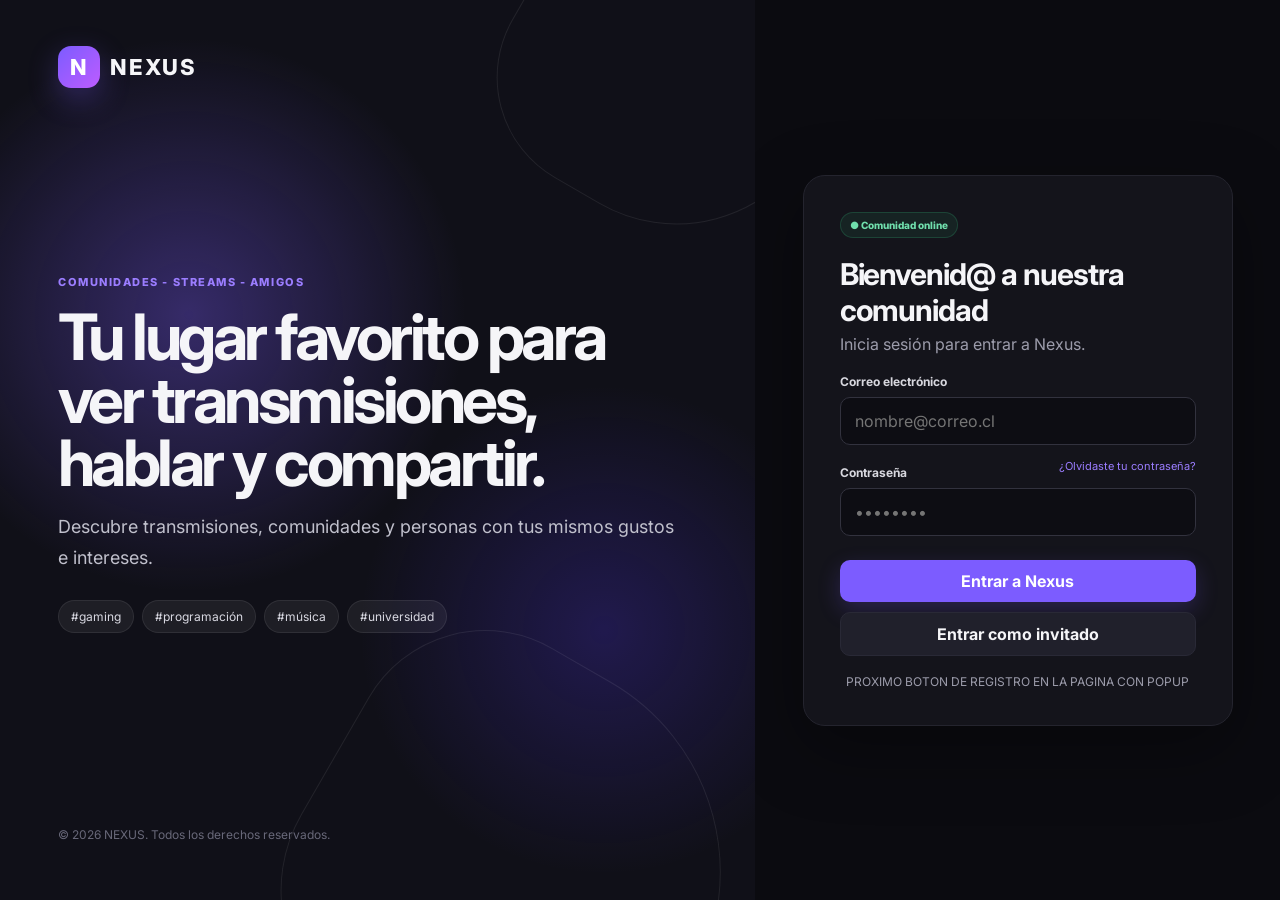
<file: index.html>
<!doctype html>
<html lang="es">
  <head>
    <meta charset="UTF-8" />

    <meta name="viewport" content="width=device-width, initial-scale=1.0" />

    <title>Nexus | Inicio sesión</title>

    <!-- Conexión con Google Fonts -->
    <link rel="preconnect" href="https://fonts.googleapis.com" />

    <link rel="preconnect" href="https://fonts.gstatic.com" crossorigin />

    <!-- Fuentes Inter y Orbitron -->
    <link
      href="https://fonts.googleapis.com/css2?family=Inter:wght@400;500;600;700;800&family=Orbitron:wght@700;800&display=swap"
      rel="stylesheet"
    />

    <!-- Archivo CSS -->
    <link rel="stylesheet" href="css/style.css" />
  </head>

  <body class="cuerpo-inicio-sesion">
    <main class="diseno-inicio-sesion">
      <!-- Panel izquierdo -->
      <section class="promocion-inicio-sesion">
        <!-- Logo Nexus -->
        <a class="marca marca-grande" href="index.html">
          <span class="simbolo-marca"> N </span>

          <span> NEXUS </span>
        </a>

        <!-- Texto promocional -->
        <div class="texto-promocion">
          <span class="subtitulo"> COMUNIDADES - STREAMS - AMIGOS </span>

          <h1>Tu lugar favorito para ver transmisiones, hablar y compartir.</h1>

          <p>
            Descubre transmisiones, comunidades y personas con tus mismos gustos
            e intereses.
          </p>

          <!-- Etiquetas -->
          <div class="etiquetas-promocion">
            <span>#gaming</span>

            <span>#programación</span>

            <span>#música</span>

            <span>#universidad</span>
          </div>
        </div>

        <!-- Pie o footer -->
        <p class="pie-inicio-sesion">
          © 2026 NEXUS. Todos los derechos reservados.
        </p>
      </section>

      <!-- Panel derecho -->
      <section class="panel-inicio-sesion">
        <form class="tarjeta-inicio-sesion" id="formularioInicioSesion">
          <!-- Logo para versión móvil -->
          <div class="marca-movil">
            <span class="simbolo-marca"> N </span>

            <span> NEXUS </span>
          </div>

          <!-- Indicador  -->
          <span class="indicador-estado"> ● Comunidad online </span>

          <h2>Bienvenid@ a nuestra comunidad</h2>

          <p class="atenuado">Inicia sesión para entrar a Nexus.</p>

          <!-- Correo -->
          <label for="correo"> Correo electrónico </label>

          <input
            id="correo"
            type="email"
            placeholder="nombre@correo.cl"
            required
          />

          <!-- Contraseña -->
          <div class="fila-etiqueta">
            <label for="contrasena"> Contraseña </label>

            <a href="#"> ¿Olvidaste tu contraseña? </a>
          </div>

          <input
            id="contrasena"
            type="password"
            placeholder="••••••••"
            minlength="4"
            required
          />

          <!-- Botón iniciar sesión -->
          <button
            class="boton boton-primario boton-bloque"
            type="submit"
            id="botonIniciarSesion"
          >
            Entrar a Nexus
          </button>

          <!-- Botón invitado -->
          <button
            class="boton boton-secundario boton-bloque"
            type="button"
            id="botonInvitado"
          >
            Entrar como invitado
          </button>

          <p class="pequeno atenuado centrado">
            PROXIMO BOTON DE REGISTRO EN LA PAGINA CON POPUP
          </p>
        </form>
      </section>
    </main>
    <script src="js/app.js"></script>
  </body>
</html>
</file>
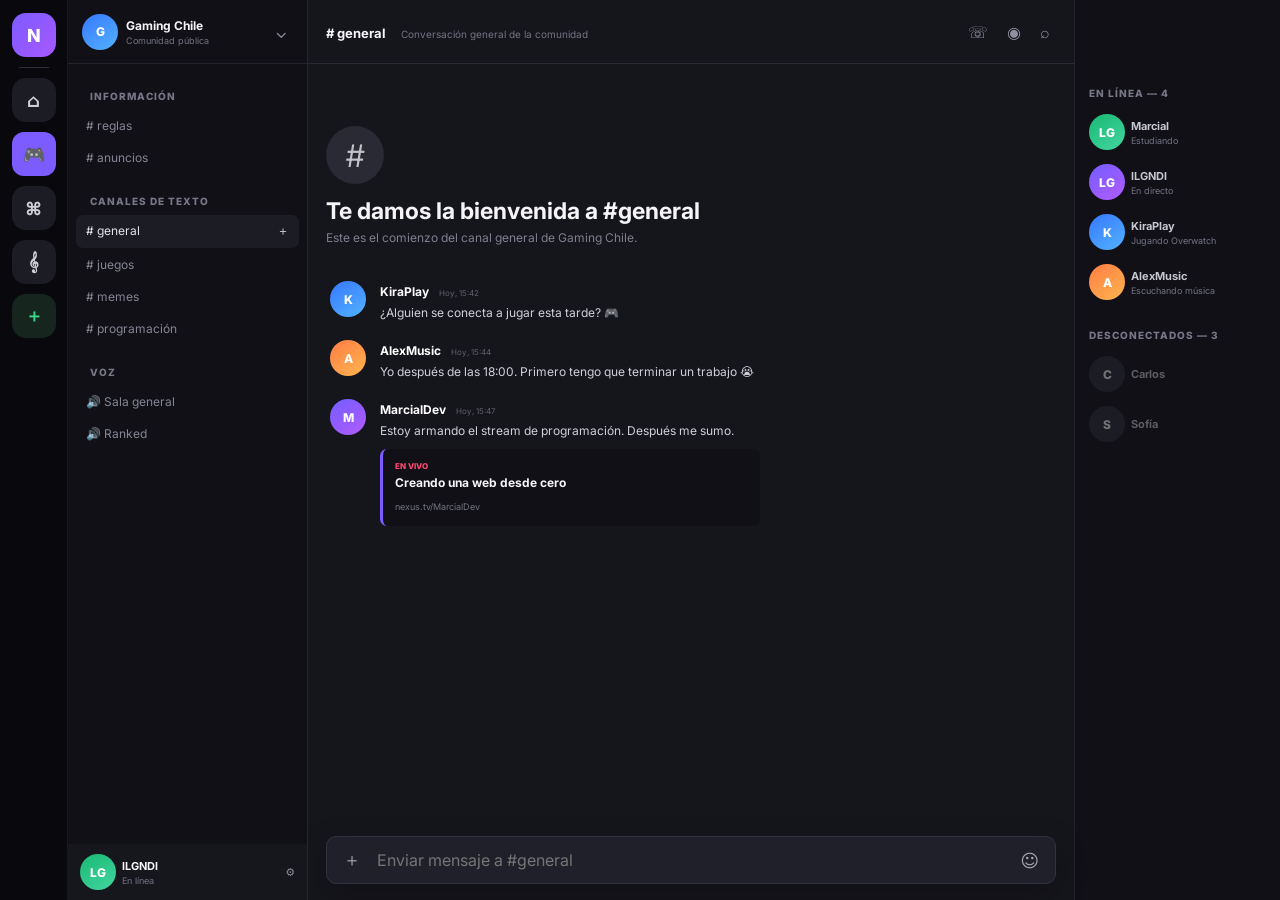
<file: pages/comunidad.html>
<!doctype html>
<html lang="en">
  <head>
    <meta charset="UTF-8" />
    <meta name="viewport" content="width=device-width, initial-scale=1.0" />
    <title>Nexus | Comunidad</title>
    <link href="https://fonts.googleapis.com" rel="preconnect" />
    <link crossorigin="" href="https://fonts.gstatic.com" rel="preconnect" />
    <link
      href="https://fonts.googleapis.com/css2?family=Inter:wght@400;500;600;700;800&amp;display=swap"
      rel="stylesheet"
    />
    <link href="../css/style.css" rel="stylesheet" />
  </head>
  <body class="cuerpo-comunidad">
    <!-- Barra de servidores y accesos rápidos -->
    <aside class="barra-servidores">
      <a class="logo-servidor" href="principal.html"> N </a>
      <div class="linea-barra"></div>
      <a class="icono-servidor" href="principal.html"> ⌂ </a>
      <a class="icono-servidor activo" href="comunidad.html"> 🎮 </a>
      <a class="icono-servidor" href="comunidad.html"> ⌘ </a>
      <a class="icono-servidor" href="comunidad.html"> 𝄞 </a>
      <button class="icono-servidor agregar-servidor">＋</button>
    </aside>
    <!-- Panel de canales de la comunidad -->
    <aside class="barra-lateral-canales">
      <div class="titulo-comunidad">
        <div>
          <span class="avatar avatar-azul"> G </span>
          <span>
            <strong> Gaming Chile </strong>
            <small> Comunidad pública </small>
          </span>
        </div>
        <button>⌄</button>
      </div>
      <div class="desplazamiento-canales">
        <p class="encabezado-lateral">INFORMACIÓN</p>
        <a class="elemento-canal" href="#"> # reglas </a>
        <a class="elemento-canal" href="#"> # anuncios </a>
        <p class="encabezado-lateral">CANALES DE TEXTO</p>
        <a class="elemento-canal activo" href="#">
          # general
          <span> ＋ </span>
        </a>
        <a class="elemento-canal" href="#"> # juegos </a>
        <a class="elemento-canal" href="#"> # memes </a>
        <a class="elemento-canal" href="#"> # programación </a>
        <p class="encabezado-lateral">VOZ</p>
        <a class="elemento-canal" href="#"> 🔊 Sala general </a>
        <a class="elemento-canal" href="#"> 🔊 Ranked </a>
      </div>
      <div class="perfil-mini">
        <span class="avatar avatar-verde"> LG </span>
        <span>
          <strong> lLGNDl </strong>
          <small> En línea </small>
        </span>
        <a href="perfil.html"> ⚙ </a>
      </div>
    </aside>
    <!-- Área principal del chat -->
    <main class="principal-chat">
      <!-- Encabezado del canal -->
      <header class="encabezado-chat">
        <div>
          <strong> # general </strong>
          <span> Conversación general de la comunidad </span>
        </div>
        <div class="herramientas-chat">
          <button>☏</button>
          <button>◉</button>
          <button>⌕</button>
        </div>
      </header>
      <!-- Historial de mensajes -->
      <section class="mensajes" id="listaMensajes">
        <div class="introduccion-canal">
          <div class="circulo-numeral">#</div>
          <h1>Te damos la bienvenida a #general</h1>
          <p>Este es el comienzo del canal general de Gaming Chile.</p>
        </div>
        <article class="mensaje">
          <span class="avatar avatar-azul"> K </span>
          <div>
            <p class="metadatos-mensaje">
              <strong> KiraPlay </strong>
              <time> Hoy, 15:42 </time>
            </p>
            <p>¿Alguien se conecta a jugar esta tarde? 🎮</p>
          </div>
        </article>
        <article class="mensaje">
          <span class="avatar avatar-naranja"> A </span>
          <div>
            <p class="metadatos-mensaje">
              <strong> AlexMusic </strong>
              <time> Hoy, 15:44 </time>
            </p>
            <p>
              Yo después de las 18:00. Primero tengo que terminar un trabajo 😭
            </p>
          </div>
        </article>
        <article class="mensaje">
          <span class="avatar avatar-morado"> M </span>
          <div>
            <p class="metadatos-mensaje">
              <strong> MarcialDev </strong>
              <time> Hoy, 15:47 </time>
            </p>
            <p>Estoy armando el stream de programación. Después me sumo.</p>
            <div class="tarjeta-enlace-mensaje">
              <span> EN VIVO </span>
              <strong> Creando una web desde cero </strong>
              <small> nexus.tv/MarcialDev </small>
            </div>
          </div>
        </article>
      </section>
      <!-- Formulario para enviar mensajes -->
      <form class="caja-mensaje" id="formularioMensaje">
        <button type="button">＋</button>
        <input
          autocomplete="off"
          id="entradaMensaje"
          placeholder="Enviar mensaje a #general"
        />
        <button type="button">☺</button>
      </form>
    </main>
    <!-- Lista de miembros de la comunidad -->
    <aside class="barra-lateral-miembros">
      <p class="encabezado-lateral">EN LÍNEA — 4</p>
      <div class="miembro">
        <span class="avatar avatar-verde"> LG </span>
        <span>
          <strong> Marcial </strong>
          <small> Estudiando </small>
        </span>
      </div>
      <div class="miembro">
        <span class="avatar avatar-morado"> LG </span>
        <span>
          <strong> lLGNDl </strong>
          <small> En directo </small>
        </span>
      </div>
      <div class="miembro">
        <span class="avatar avatar-azul"> K </span>
        <span>
          <strong> KiraPlay </strong>
          <small> Jugando Overwatch </small>
        </span>
      </div>
      <div class="miembro">
        <span class="avatar avatar-naranja"> A </span>
        <span>
          <strong> AlexMusic </strong>
          <small> Escuchando música </small>
        </span>
      </div>
      <p class="encabezado-lateral">DESCONECTADOS — 3</p>
      <div class="miembro desconectado">
        <span class="avatar"> C </span>
        <span>
          <strong> Carlos </strong>
        </span>
      </div>
      <div class="miembro desconectado">
        <span class="avatar"> S </span>
        <span>
          <strong> Sofía </strong>
        </span>
      </div>
    </aside>
    <!-- Archivo JavaScript con las interacciones del prototipo -->
    <script src="../js/app.js"></script>
  </body>
</html>
</file>
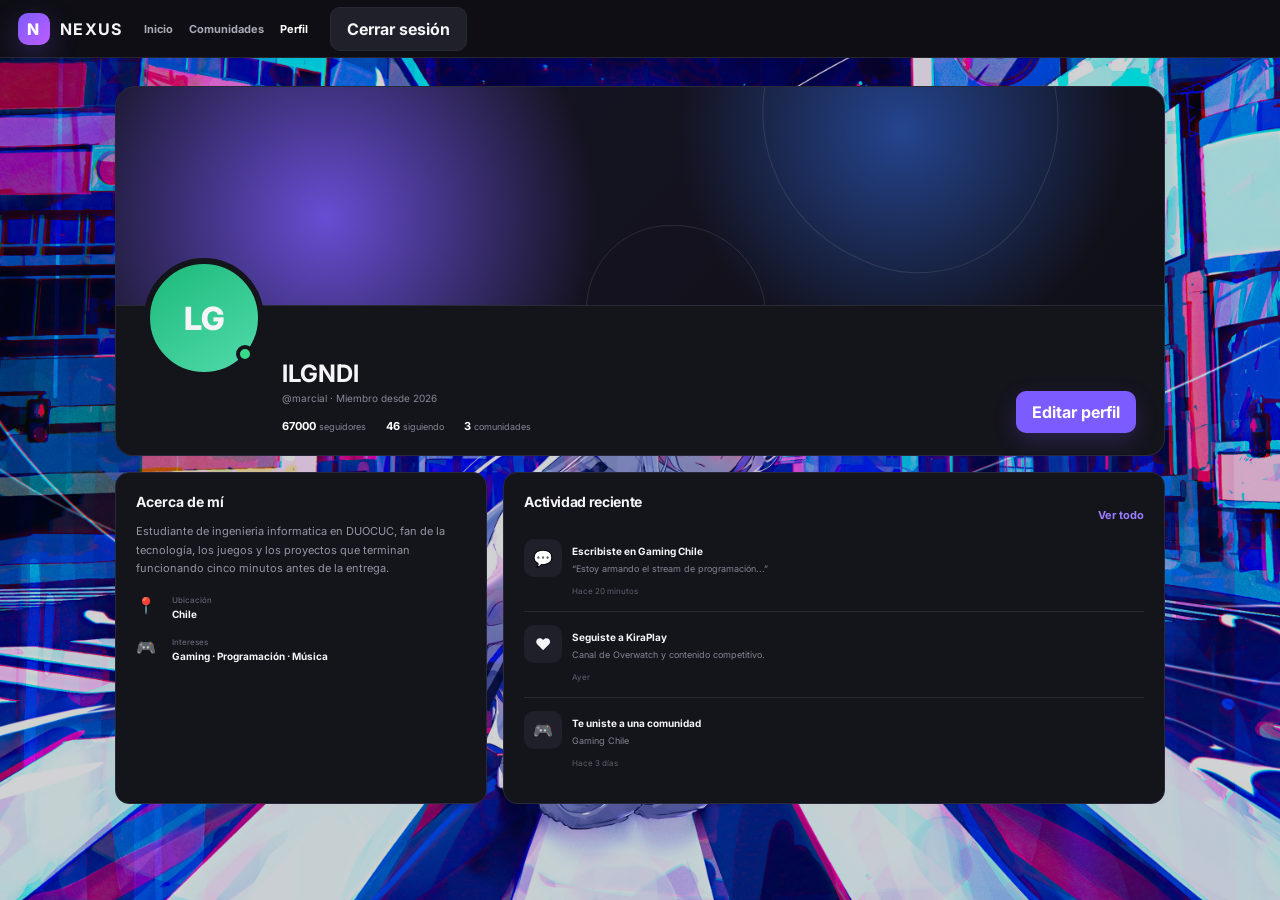
<file: pages/perfil.html>
<!doctype html>
<html lang="en">
  <head>
    <meta charset="UTF-8" />
    <meta content="width=device-width, initial-scale=1.0" name="viewport" />
    <title>Nexus | Perfil</title>
    <link href="https://fonts.googleapis.com" rel="preconnect" />
    <link crossorigin="" href="https://fonts.gstatic.com" rel="preconnect" />
    <link
      href="https://fonts.googleapis.com/css2?family=Inter:wght@400;500;600;700;800&amp;display=swap"
      rel="stylesheet"
    />
    <!-- Hoja de estilos principal -->
    <link href="../css/style.css" rel="stylesheet" />
  </head>

  <body class="pagina-perfil">
    <!-- Barra superior de navegación -->
    <header class="barra-superior-simple">
      <a class="marca" href="principal.html">
        <span class="simbolo-marca mini"> N </span>
        <strong> NEXUS </strong>
      </a>
      <nav>
        <a href="principal.html"> Inicio </a>
        <a href="comunidad.html"> Comunidades </a>
        <a class="activo" href="perfil.html"> Perfil </a>
      </nav>
      <a class="boton boton-suave" href="../index.html"> Cerrar sesión </a>
    </header>
    <!-- Contenido principal del perfil -->
    <main class="contenido-perfil">
      <!-- Banner visual del perfil -->
      <section class="banner-perfil">
        <div class="forma-banner uno"></div>
        <div class="forma-banner dos"></div>
      </section>
      <!-- Información principal del usuario -->
      <section class="tarjeta-encabezado-perfil">
        <div class="avatar-perfil-xl">
          LG
          <span> </span>
        </div>
        <div class="identidad-perfil">
          <h1>lLGNDl</h1>
          <p>@marcial · Miembro desde 2026</p>
          <div class="estadisticas-perfil">
            <span>
              <strong> 67000 </strong>
              seguidores
            </span>
            <span>
              <strong> 46 </strong>
              siguiendo
            </span>
            <span>
              <strong> 3 </strong>
              comunidades
            </span>
          </div>
        </div>
        <button class="boton boton-primario" id="botonEditarPerfil">
          Editar perfil
        </button>
      </section>
      <!-- Información y actividad del usuario -->
      <div class="columnas-perfil">
        <section class="tarjeta-panel">
          <h2>Acerca de mí</h2>
          <p id="biografiaPerfil">
            Estudiante de ingenieria informatica en DUOCUC, fan de la
            tecnología, los juegos y los proyectos que terminan funcionando
            cinco minutos antes de la entrega.
          </p>
          <div class="fila-informacion">
            <span> 📍 </span>
            <div>
              <small> Ubicación </small>
              <strong> Chile </strong>
            </div>
          </div>
          <div class="fila-informacion">
            <span> 🎮 </span>
            <div>
              <small> Intereses </small>
              <strong> Gaming · Programación · Música </strong>
            </div>
          </div>
        </section>
        <section class="tarjeta-panel panel-actividad">
          <div class="titulo-seccion titulo-compacto">
            <div>
              <h2>Actividad reciente</h2>
            </div>
            <a href="#"> Ver todo </a>
          </div>
          <article class="elemento-actividad">
            <span class="icono-actividad"> 💬 </span>
            <div>
              <strong> Escribiste en Gaming Chile </strong>
              <p>“Estoy armando el stream de programación...”</p>
              <small> Hace 20 minutos </small>
            </div>
          </article>
          <article class="elemento-actividad">
            <span class="icono-actividad"> ♥ </span>
            <div>
              <strong> Seguiste a KiraPlay </strong>
              <p>Canal de Overwatch y contenido competitivo.</p>
              <small> Ayer </small>
            </div>
          </article>
          <article class="elemento-actividad">
            <span class="icono-actividad"> 🎮 </span>
            <div>
              <strong> Te uniste a una comunidad </strong>
              <p>Gaming Chile</p>
              <small> Hace 3 días </small>
            </div>
          </article>
        </section>
      </div>
    </main>
    <!-- Ventana para editar el perfil -->
    <dialog class="dialogo-perfil" id="dialogoPerfil">
      <form id="formularioEditarPerfil" method="dialog">
        <div class="encabezado-dialogo">
          <h2>Editar perfil</h2>
          <button value="cancel">×</button>
        </div>
        <label>
          Nombre
          <input id="editarNombre" value="lLGNDl" />
        </label>
        <label>
          Biografía
          <textarea id="editarBiografia" rows="4">
Estudiante, fan de la tecnología, los juegos y los proyectos que terminan funcionando cinco minutos antes de la entrega.</textarea
          >
        </label>
        <div class="acciones-dialogo">
          <button class="boton boton-suave" value="cancel">Cancelar</button>
          <button
            class="boton boton-primario"
            id="botonGuardarPerfil"
            value="default"
          >
            Guardar cambios
          </button>
        </div>
      </form>
    </dialog>
    <!-- Archivo JavaScript con las interacciones del prototipo -->
    <script src="../js/app.js"></script>
  </body>
</html>
</file>
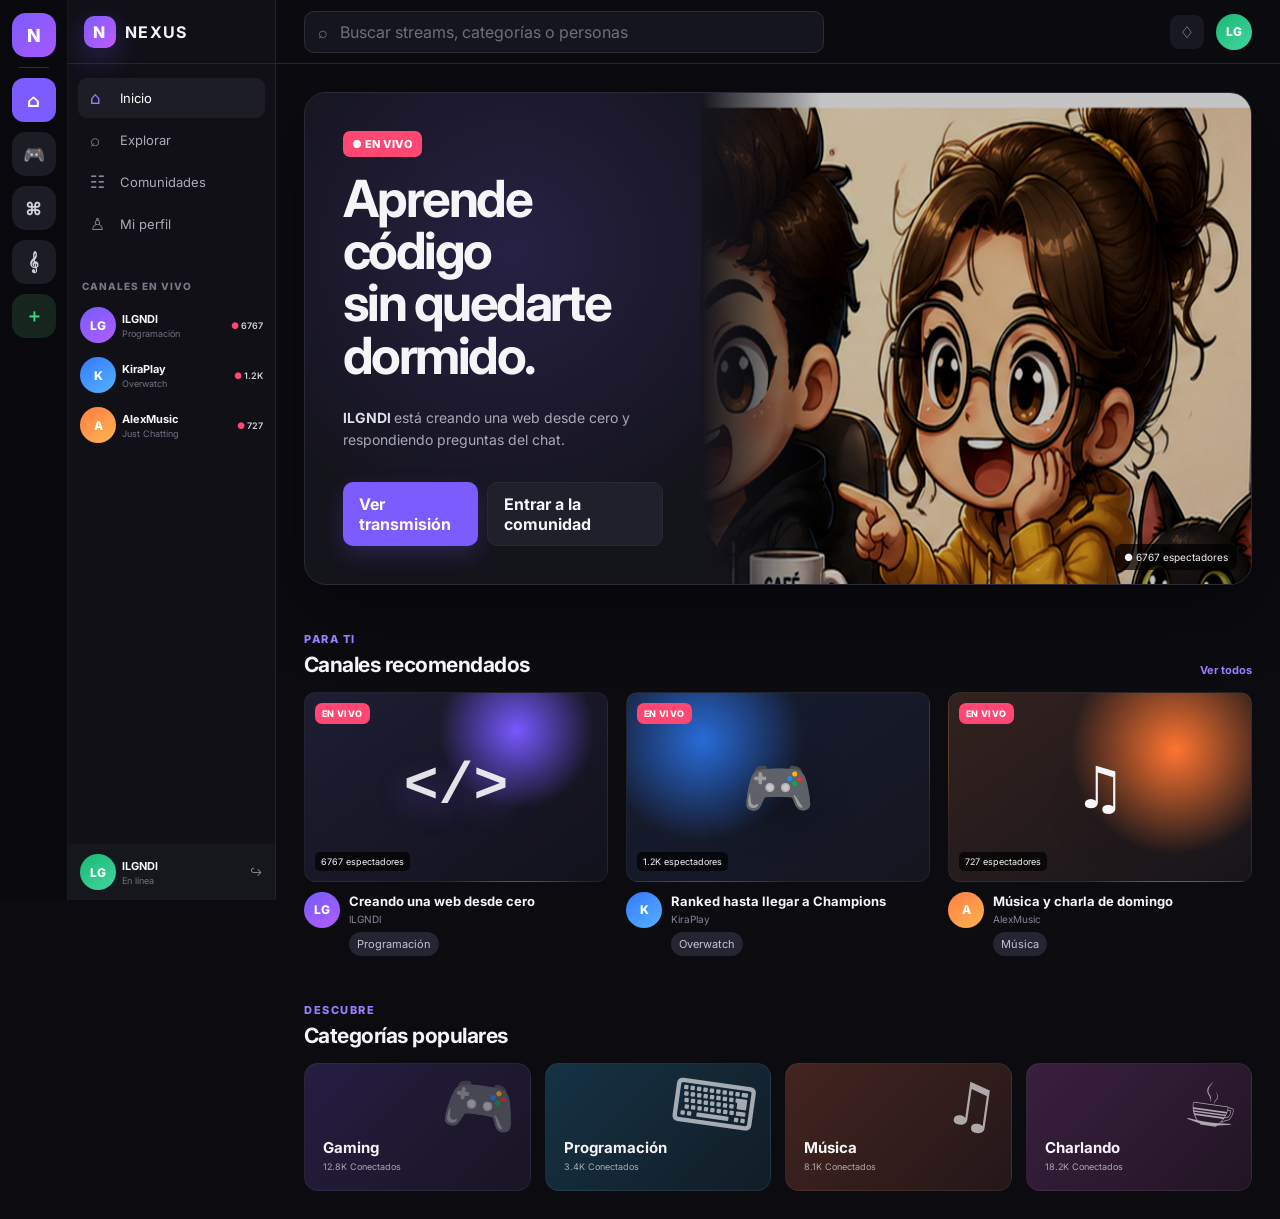
<file: pages/principal.html>
<!doctype html>
<html lang="en">
  <head>
    <meta charset="UTF-8" />
    <meta name="viewport" content="width=device-width, initial-scale=1.0" />
    <title>Nexus | Principal</title>
    <link href="https://fonts.googleapis.com" rel="preconnect" />
    <link crossorigin="" href="https://fonts.gstatic.com" rel="preconnect" />
    <link
      href="https://fonts.googleapis.com/css2?family=Inter:wght@400;500;600;700;800&amp;display=swap"
      rel="stylesheet"
    />
    <!-- Hoja de estilos principal -->
    <link href="../css/style.css" rel="stylesheet" />
  </head>

  <body class="cuerpo-aplicacion">
    <!-- Barra vertical de servidores -->
    <aside class="barra-servidores">
      <a class="logo-servidor" href="principal.html"> N </a>
      <div class="linea-barra"></div>
      <a class="icono-servidor activo" href="principal.html" title="Inicio">
        ⌂
      </a>
      <a class="icono-servidor" href="comunidad.html" title="Gaming"> 🎮 </a>
      <a class="icono-servidor" href="comunidad.html" title="Código"> ⌘ </a>
      <a class="icono-servidor" href="comunidad.html" title="Música"> 𝄞 </a>
      <button
        class="icono-servidor agregar-servidor"
        title="Agregar"
        type="button"
      >
        ＋
      </button>
    </aside>
    <!-- Navegación lateral principal -->
    <aside class="navegacion-lateral">
      <div class="marca-lateral">
        <span class="simbolo-marca mini"> N </span>
        <strong> NEXUS </strong>
      </div>
      <nav>
        <a class="elemento-navegacion activo" href="principal.html">
          <span> ⌂ </span>
          Inicio
        </a>
        <a class="elemento-navegacion" href="#explorar">
          <span> ⌕ </span>
          Explorar
        </a>
        <a class="elemento-navegacion" href="comunidad.html">
          <span> ☷ </span>
          Comunidades
        </a>
        <a class="elemento-navegacion" href="perfil.html">
          <span> ♙ </span>
          Mi perfil
        </a>
      </nav>
      <p class="encabezado-lateral">CANALES EN VIVO</p>
      <a class="usuario-en-vivo" href="stream.html">
        <span class="avatar avatar-morado"> LG </span>
        <span>
          <strong> lLGNDl </strong>
          <small> Programación </small>
        </span>
        <b> ● 6767 </b>
      </a>
      <a class="usuario-en-vivo" href="stream.html">
        <span class="avatar avatar-azul"> K </span>
        <span>
          <strong> KiraPlay </strong>
          <small> Overwatch </small>
        </span>
        <b> ● 1.2K </b>
      </a>
      <a class="usuario-en-vivo" href="stream.html">
        <span class="avatar avatar-naranja"> A </span>
        <span>
          <strong> AlexMusic </strong>
          <small> Just Chatting </small>
        </span>
        <b> ● 727 </b>
      </a>
      <div class="perfil-mini">
        <span class="avatar avatar-verde"> LG </span>
        <span>
          <strong> lLGNDl </strong>
          <small> En línea </small>
        </span>
        <a href="../index.html" title="Cerrar sesión"> ↪ </a>
      </div>
    </aside>
    <!-- Contenido principal de la aplicación -->
    <main class="principal-aplicacion">
      <!-- Barra superior con búsqueda y perfil -->
      <header class="barra-superior">
        <button aria-label="Abrir menú" class="menu-movil" id="menuMovil">
          ☰
        </button>
        <div class="contenedor-busqueda">
          ⌕
          <input
            id="busquedaTransmisiones"
            placeholder="Buscar streams, categorías o personas"
            type="search"
          />
        </div>
        <div class="acciones-superiores">
          <button class="boton-icono">♢</button>
          <a class="avatar avatar-verde" href="perfil.html"> LG </a>
        </div>
      </header>
      <div class="contenedor-contenido">
        <!-- Transmisión destacada -->
        <section class="destacado">
          <div class="texto-destacado">
            <span class="insignia-en-vivo"> ● EN VIVO </span>
            <h1>
              Aprende código
              <br />
              sin quedarte dormido.
            </h1>
            <p>
              <strong> lLGNDl </strong>
              está creando una web desde cero y respondiendo preguntas del chat.
            </p>
            <div class="acciones-destacado">
              <a class="boton boton-primario" href="stream.html">
                Ver transmisión
              </a>
              <a class="boton boton-suave" href="comunidad.html">
                Entrar a la comunidad
              </a>
            </div>
          </div>
          <a
            aria-label="Abrir transmisión destacada"
            class="imagen-destacada"
            href="stream.html"
          >
            <img
              alt="Transmisión destacada de programación"
              src="../img/img_carrusel_1.png"
            />
            <span class="contador-espectadores"> ● 6767 espectadores </span>
          </a>
        </section>
        <!-- Canales recomendados y filtro de búsqueda -->
        <section class="bloque-seccion" id="explorar">
          <div class="titulo-seccion">
            <div>
              <span class="subtitulo"> PARA TI </span>
              <h2>Canales recomendados</h2>
            </div>
            <a href="#"> Ver todos </a>
          </div>
          <div class="cuadricula-transmisiones" id="cuadriculaTransmisiones">
            <article
              class="tarjeta-transmision"
              data-busqueda="programacion codigo marcial desarrollo web"
            >
              <a class="miniatura miniatura-codigo" href="stream.html">
                <span class="insignia-en-vivo pequeno"> EN VIVO </span>
                <span class="texto-miniatura-codigo"> &lt;/&gt; </span>
                <small> 6767 espectadores </small>
              </a>
              <div class="informacion-transmision">
                <span class="avatar avatar-morado"> LG </span>
                <div>
                  <h3>Creando una web desde cero</h3>
                  <p>lLGNDl</p>
                  <span class="etiqueta-categoria"> Programación </span>
                </div>
              </div>
            </article>
            <article
              class="tarjeta-transmision"
              data-busqueda="Overwatch gaming ranked kira esports"
            >
              <a class="miniatura miniatura-juego" href="stream.html">
                <span class="insignia-en-vivo pequeno"> EN VIVO </span>
                <span class="emoji-miniatura-grande"> 🎮 </span>
                <small> 1.2K espectadores </small>
              </a>
              <div class="informacion-transmision">
                <span class="avatar avatar-azul"> K </span>
                <div>
                  <h3>Ranked hasta llegar a Champions</h3>
                  <p>KiraPlay</p>
                  <span class="etiqueta-categoria"> Overwatch </span>
                </div>
              </div>
            </article>
            <article
              class="tarjeta-transmision"
              data-busqueda="musica charla alex guitar just chatting"
            >
              <a class="miniatura miniatura-musica" href="stream.html">
                <span class="insignia-en-vivo pequeno"> EN VIVO </span>
                <span class="emoji-miniatura-grande"> ♫ </span>
                <small> 727 espectadores </small>
              </a>
              <div class="informacion-transmision">
                <span class="avatar avatar-naranja"> A </span>
                <div>
                  <h3>Música y charla de domingo</h3>
                  <p>AlexMusic</p>
                  <span class="etiqueta-categoria"> Música </span>
                </div>
              </div>
            </article>
          </div>
          <p class="busqueda-vacia" id="busquedaVacia">
            No existen canales con esa búsqueda.
          </p>
        </section>
        <section class="bloque-seccion">
          <div class="titulo-seccion">
            <div>
              <span class="subtitulo"> DESCUBRE </span>
              <h2>Categorías populares</h2>
            </div>
          </div>
          <!-- Categorías populares -->
          <div class="cuadricula-categorias">
            <a class="tarjeta-categoria categoria-uno" href="comunidad.html">
              <span> 🎮 </span>
              <strong> Gaming </strong>
              <small> 12.8K Conectados </small>
            </a>
            <a class="tarjeta-categoria categoria-dos" href="comunidad.html">
              <span> ⌨ </span>
              <strong> Programación </strong>
              <small> 3.4K Conectados </small>
            </a>
            <a class="tarjeta-categoria categoria-tres" href="comunidad.html">
              <span> ♫ </span>
              <strong> Música </strong>
              <small> 8.1K Conectados </small>
            </a>
            <a class="tarjeta-categoria categoria-cuatro" href="comunidad.html">
              <span> ☕ </span>
              <strong> Charlando </strong>
              <small> 18.2K Conectados </small>
            </a>
          </div>
        </section>
      </div>
    </main>
    <!-- Archivo JavaScript con las interacciones del prototipo -->
    <script src="../js/app.js"></script>
  </body>
</html>
</file>
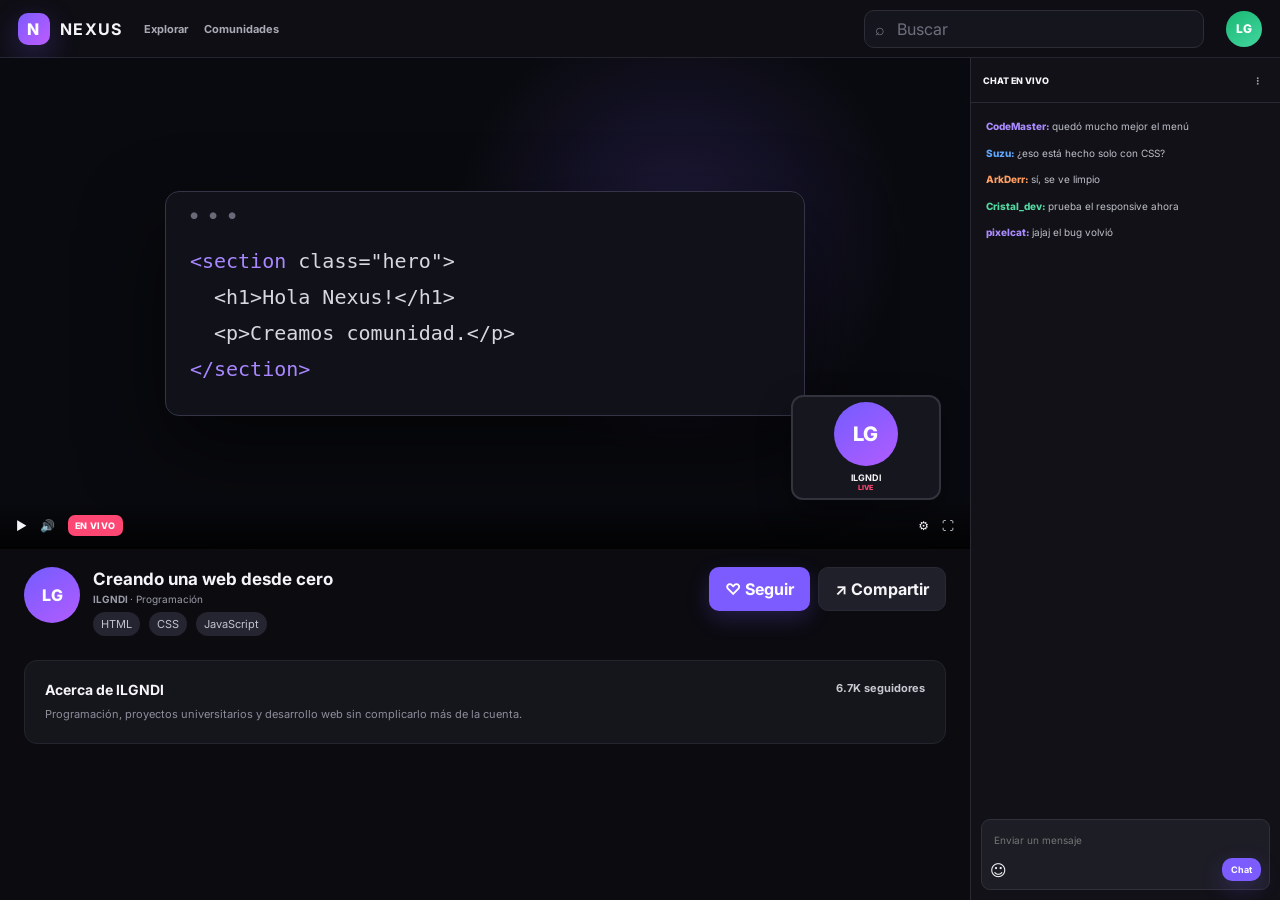
<file: pages/stream.html>
<!doctype html>
<html lang="en">
  <head>
    <meta charset="UTF-8" />
    <meta content="width=device-width, initial-scale=1.0" name="viewport" />
    <title>Nexus | Stream</title>
    <!-- Fuente principal del proyecto -->
    <link href="https://fonts.googleapis.com" rel="preconnect" />
    <link crossorigin="" href="https://fonts.gstatic.com" rel="preconnect" />
    <link
      href="https://fonts.googleapis.com/css2?family=Inter:wght@400;500;600;700;800&amp;display=swap"
      rel="stylesheet"
    />
    <!-- Hoja de estilos principal -->
    <link href="../css/style.css" rel="stylesheet" />
  </head>
  <body class="cuerpo-transmision">
    <!-- Barra superior de navegación -->
    <header class="barra-superior-simple">
      <a class="marca" href="principal.html">
        <span class="simbolo-marca mini"> N </span>
        <strong> NEXUS </strong>
      </a>
      <nav>
        <a href="principal.html"> Explorar </a>
        <a href="comunidad.html"> Comunidades </a>
      </nav>
      <div class="contenedor-busqueda compacto">
        ⌕
        <input placeholder="Buscar" type="search" />
      </div>
      <a class="avatar avatar-verde" href="perfil.html"> LG </a>
    </header>
    <!-- Distribución de transmisión y chat -->
    <main class="diseno-visualizacion">
      <section class="columna-visualizacion">
        <!-- Área simulada del video -->
        <div class="escenario-video">
          <div class="video-simulado">
            <div class="ventana-codigo">
              <div class="puntos-codigo">● ● ●</div>
              <pre><span>&lt;section</span> class="hero"&gt;
  &lt;h1&gt;Hola Nexus!&lt;/h1&gt;
  &lt;p&gt;Creamos comunidad.&lt;/p&gt;
<span>&lt;/section&gt;</span></pre>
            </div>
            <div class="tarjeta-camara">
              <span class="avatar avatar-morado extra-grande"> LG </span>
              <strong> lLGNDl </strong>
              <small> LIVE </small>
            </div>
          </div>
          <div class="controles-video">
            <span> ▶ </span>
            <span> 🔊 </span>
            <span class="insignia-en-vivo pequeno"> EN VIVO </span>
            <span class="expandir"> </span>
            <span> ⚙ </span>
            <span> ⛶ </span>
          </div>
        </div>
        <!-- Información del creador y la transmisión -->
        <div class="detalle-transmision">
          <div class="fila-creador">
            <span class="avatar avatar-morado grande"> LG </span>
            <div>
              <h1>Creando una web desde cero</h1>
              <p>
                <strong> lLGNDl </strong>
                · Programación
              </p>
              <div>
                <span class="etiqueta-categoria"> HTML </span>
                <span class="etiqueta-categoria"> CSS </span>
                <span class="etiqueta-categoria"> JavaScript </span>
              </div>
            </div>
            <div class="acciones-transmision">
              <button class="boton boton-primario" id="botonSeguir">
                ♡ Seguir
              </button>
              <button class="boton boton-suave">↗ Compartir</button>
            </div>
          </div>
          <div class="tarjeta-acerca">
            <div>
              <h2>Acerca de lLGNDl</h2>
              <p>
                Programación, proyectos universitarios y desarrollo web sin
                complicarlo más de la cuenta.
              </p>
            </div>
            <strong> 6.7K seguidores </strong>
          </div>
        </div>
      </section>
      <!-- Chat en vivo -->
      <aside class="chat-transmision">
        <header>
          CHAT EN VIVO
          <button>⋮</button>
        </header>
        <div class="lista-chat-en-vivo" id="listaChatEnVivo">
          <p>
            <strong class="nombre-morado"> CodeMaster: </strong>
            quedó mucho mejor el menú
          </p>
          <p>
            <strong class="nombre-azul"> Suzu: </strong>
            ¿eso está hecho solo con CSS?
          </p>
          <p>
            <strong class="nombre-naranja"> ArkDerr: </strong>
            sí, se ve limpio
          </p>
          <p>
            <strong class="nombre-verde"> Cristal_dev: </strong>
            prueba el responsive ahora
          </p>
          <p>
            <strong class="nombre-morado"> pixelcat: </strong>
            jajaj el bug volvió
          </p>
        </div>
        <!-- Formulario para enviar mensajes al chat -->
        <form class="formulario-chat-en-vivo" id="formularioChatEnVivo">
          <input id="entradaChatEnVivo" placeholder="Enviar un mensaje" />
          <div>
            <span> ☺ </span>
            <button class="boton boton-primario" type="submit">Chat</button>
          </div>
        </form>
      </aside>
    </main>
    <!-- Archivo JavaScript con las interacciones del prototipo -->
    <script src="../js/app.js"></script>
  </body>
</html>
</file>
<file: css/style.css>
/*
   VARIABLES GLOBALES DE DISEÑO
*/

:root {
    --fondo: #0b0b10;
    --superficie: #121219;
    --superficie-2: #181821;
    --superficie-3: #20202b;
    --linea: #292936;
    --texto: #f5f5f8;
    --atenuado: #9c9cab;
    --morado: #7c5cff;
    --morado-2: #9b7dff;
    --verde: #39d98a;
    --peligro: #ff4773;
    --azul: #4e8cff;
    --naranja: #ff9c50;
    --radio: 16px;
    --sombra: 0 22px 70px rgba(0,0,0,.35);
}

/*
   CONFIGURACIÓN GENERAL
*/

* {
    box-sizing: border-box;
}

html {
    scroll-behavior: smooth;
}

body {
    margin: 0;
    font-family: "Inter", system-ui, sans-serif;
    background: var(--fondo);
    color: var(--texto);
}

a {
    color: inherit;
    text-decoration: none;
}

button, input, textarea {
    font: inherit;
    }
button {
    cursor: pointer;
}

img {
    max-width: 100%;
    display: block;
}

/* COMPONENTES GENERALES */

.marca {
    display: inline-flex;
    align-items: center;
    gap: 10px;
    letter-spacing: .08em;
}

.marca-grande {
    font-size: 22px;
    font-weight: 800;
}

.simbolo-marca {
    width: 42px;
    height: 42px;
    border-radius: 13px;
    display: inline-grid;
    place-items: center;
    background: linear-gradient(135deg, var(--morado), #bd5cff);
    color: white;
    font-weight: 800;
    box-shadow: 0 10px 30px rgba(124,92,255,.3);
}

.simbolo-marca.mini {
    width: 32px;
    height: 32px;
    border-radius: 10px;
}

.subtitulo {
    display: inline-block;
    color: var(--morado-2);
    font-size: 11px;
    font-weight: 800;
    letter-spacing: .14em;
}

.atenuado {
    color: var(--atenuado);
}

.pequeno {
    font-size: 12px;
}

.centrado {
    text-align: center;
}

.boton {
    border: 0;
    border-radius: 10px;
    padding: 11px 16px;
    font-weight: 700;
    color: var(--texto);
    display: inline-flex;
    align-items: center;
    justify-content: center;
    gap: 8px;
    transition: .18s ease;
}

.boton:hover {
    transform: translateY(-1px);
}

.boton-primario {
    background: var(--morado);
    color: #fff;
    box-shadow: 0 8px 22px rgba(124,92,255,.22);
}

.boton-primario:hover {
    background: #d04df1;
}

.boton-suave, .boton-secundario {
    background: var(--superficie-3);
    border: 1px solid var(--linea);
}

.boton-suave:hover, .boton-secundario:hover {
    background: #292936;
}

.boton-bloque {
    width: 100%;
}

.avatar {
    flex: 0 0 auto;
    width: 36px;
    height: 36px;
    border-radius: 50%;
    display: inline-grid;
    place-items: center;
    background: #2f2f39;
    color: white;
    font-size: 12px;
    font-weight: 800;
    position: relative;
}

.avatar.grande {
    width: 56px;
    height: 56px;
    font-size: 16px;
}

.avatar.extra-grande {
    width: 64px;
    height: 64px;
    font-size: 20px;
}

.avatar-morado {
    background: linear-gradient(145deg, #735cff, #b25cff);
}

.avatar-azul {
    background: linear-gradient(145deg, #3678ff, #53b2ff);
}

.avatar-naranja {
    background: linear-gradient(145deg, #ff7d45, #ffb54f);
}

.avatar-verde {
    background: linear-gradient(145deg, #19b873, #43d6a0);
}

.insignia-en-vivo {
    display: inline-flex;
    align-items: center;
    width: fit-content;
    padding: 6px 9px;
    border-radius: 7px;
    background: var(--peligro);
    color: white;
    font-size: 11px;
    font-weight: 800;
    letter-spacing: .04em;
}

.insignia-en-vivo.pequeno {
    padding: 5px 7px;
    font-size: 9px;
}

.etiqueta-categoria {
    display: inline-block;
    margin: 7px 5px 0 0;
    padding: 5px 8px;
    border-radius: 999px;
    background: #252532;
    color: #c3c3d0;
    font-size: 11px;
}

.encabezado-lateral {
    margin: 22px 14px 8px;
    color: #777787;
    font-size: 10px;
    font-weight: 800;
    letter-spacing: .1em;
}

/* INICIO DE SESIÓN */

.cuerpo-inicio-sesion {
    min-height: 100vh;
    background: #0a0a10;
}

.diseno-inicio-sesion {
    min-height: 100vh;
    display: grid;
    grid-template-columns: 1.18fr .82fr;
}

.promocion-inicio-sesion {
    position: relative;
    overflow: hidden;
    padding: 46px 58px;
    display: flex;
    flex-direction: column;
    justify-content: space-between;
    background: radial-gradient(circle at 25% 35%, rgba(124,92,255,.35), transparent 34%), radial-gradient(circle at 80% 70%, rgba(87,57,255,.23), transparent 28%), #101018;
}

.promocion-inicio-sesion::before, .promocion-inicio-sesion::after {
    content: "";
    position: absolute;
    width: 320px;
    height: 320px;
    border: 1px solid rgba(255,255,255,.08);
    border-radius: 38% 62% 57% 43%;
    transform: rotate(30deg);
}

.promocion-inicio-sesion::before {
    right: -80px;
    top: -100px;
}

.promocion-inicio-sesion::after {
    left: 40%;
    bottom: -180px;
    width: 420px;
    height: 420px;
}

.texto-promocion {
    position: relative;
    z-index: 1;
    max-width: 680px;
}

.texto-promocion h1 {
    margin: 16px 0;
    font-size: clamp(44px, 5vw, 76px);
    line-height: .98;
    letter-spacing: -.055em;
}

.texto-promocion p {
    max-width: 620px;
    color: #c0c0cc;
    font-size: 18px;
    line-height: 1.7;
}

.etiquetas-promocion {
    display: flex;
    flex-wrap: wrap;
    gap: 8px;
    margin-top: 26px;
}

.etiquetas-promocion span {
    padding: 8px 12px;
    background: rgba(255,255,255,.06);
    border: 1px solid rgba(255,255,255,.08);
    border-radius: 999px;
    color: #d9d9e2;
    font-size: 12px;
}

.pie-inicio-sesion {
    color: #686879;
    font-size: 12px;
}

.panel-inicio-sesion {
    display: grid;
    place-items: center;
    padding: 30px;
    background: #0b0b10;
}

.tarjeta-inicio-sesion {
    width: min(430px, 100%);
    padding: 36px;
    border-radius: 22px;
    background: #14141b;
    border: 1px solid #24242e;
    box-shadow: var(--sombra);
}

.marca-movil {
    display: none;
    margin-bottom: 26px;
    align-items: center;
    gap: 8px;
    font-weight: 800;
}

.indicador-estado {
    display: inline-block;
    color: #70dfad;
    background: rgba(57,217,138,.08);
    border: 1px solid rgba(57,217,138,.18);
    border-radius: 999px;
    padding: 6px 9px;
    font-size: 10px;
    font-weight: 800;
}

.tarjeta-inicio-sesion h2 {
    font-size: 30px;
    margin: 18px 0 6px;
    letter-spacing: -.035em;
}

.tarjeta-inicio-sesion > p {
    margin-top: 0;
}

.tarjeta-inicio-sesion label {
    display: block;
    margin: 20px 0 8px;
    color: #d8d8df;
    font-size: 12px;
    font-weight: 700;
}

.tarjeta-inicio-sesion input {
    width: 100%;
    padding: 13px 14px;
    border: 1px solid #32323e;
    border-radius: 10px;
    outline: none;
    background: #0d0d13;
    color: white;
    transition: border .2s, box-shadow .2s;
}

.tarjeta-inicio-sesion input:focus {
    border-color: var(--morado);
    box-shadow: 0 0 0 3px rgba(124,92,255,.13);
}

.fila-etiqueta {
    display: flex;
    align-items: center;
    justify-content: space-between;
}

.fila-etiqueta a {
    color: var(--morado-2);
    font-size: 11px;
}

.tarjeta-inicio-sesion .boton-primario {
    margin-top: 24px;
}

.tarjeta-inicio-sesion .boton-secundario {
    margin-top: 10px;
}

.tarjeta-inicio-sesion .centrado {
    margin: 18px 0 0;
}

/* APLICACIÓN / PÁGINA PRINCIPAL */

.cuerpo-aplicacion {
    min-height: 100vh;
    padding-left: 276px;
}

.barra-servidores {
    position: fixed;
    z-index: 20;
    inset: 0 auto 0 0;
    width: 68px;
    padding: 13px 10px;
    background: #09090d;
    border-right: 1px solid #181820;
    display: flex;
    flex-direction: column;
    align-items: center;
    gap: 10px;
}

.logo-servidor, .icono-servidor {
    width: 44px;
    height: 44px;
    display: grid;
    place-items: center;
    border-radius: 14px;
    background: #1c1c25;
    color: #cfcfda;
    font-size: 18px;
    font-weight: 800;
    border: 0;
    transition: .18s;
}

.logo-servidor {
    background: linear-gradient(135deg, var(--morado), #a758ff);
    color: white;
}

.icono-servidor:hover, .icono-servidor.activo {
    border-radius: 12px;
    background: var(--morado);
    color: white;
}

.agregar-servidor {
    color: var(--verde);
    background: #17251f;
}

.linea-barra {
    width: 30px;
    height: 1px;
    background: #2d2d36;
}

.navegacion-lateral {
    position: fixed;
    z-index: 15;
    inset: 0 auto 0 68px;
    width: 208px;
    background: #101016;
    border-right: 1px solid #24242e;
    display: flex;
    flex-direction: column;
}

.marca-lateral {
    height: 64px;
    display: flex;
    align-items: center;
    gap: 9px;
    padding: 0 16px;
    border-bottom: 1px solid #24242e;
    letter-spacing: .08em;
}

.navegacion-lateral nav {
    padding: 12px 10px;
}

.elemento-navegacion {
    display: flex;
    align-items: center;
    gap: 12px;
    padding: 10px 12px;
    margin: 2px 0;
    border-radius: 9px;
    color: #aaaaba;
    font-size: 13px;
}

.elemento-navegacion span {
    width: 18px;
    color: #88889a;
    font-size: 17px;
}

.elemento-navegacion:hover, .elemento-navegacion.activo {
    background: #1d1d26;
    color: white;
}

.elemento-navegacion.activo span {
    color: var(--morado-2);
}

.usuario-en-vivo {
    display: grid;
    grid-template-columns: 34px 1fr auto;
    align-items: center;
    gap: 8px;
    padding: 7px 12px;
    font-size: 11px;
}

.usuario-en-vivo:hover {
    background: #181820;
}

.usuario-en-vivo strong, .miembro strong {
    display: block;
    font-size: 11px;
}

.usuario-en-vivo small, .miembro small, .perfil-mini small {
    display: block;
    margin-top: 2px;
    color: #737383;
    font-size: 9px;
}

.usuario-en-vivo b {
    color: #d2d2dc;
    font-size: 9px;
    font-weight: 600;
}

.usuario-en-vivo b::first-letter {
    color: var(--peligro);
}

.perfil-mini {
    margin-top: auto;
    padding: 10px 12px;
    background: #16161d;
    display: grid;
    grid-template-columns: 34px 1fr auto;
    align-items: center;
    gap: 8px;
    font-size: 11px;
}

.perfil-mini a {
    color: #8d8d9b;
}

.principal-aplicacion {
    min-height: 100vh;
}

.barra-superior {
    position: sticky;
    z-index: 10;
    top: 0;
    height: 64px;
    padding: 0 28px;
    display: flex;
    align-items: center;
    justify-content: space-between;
    background: rgba(11,11,16,.86);
    border-bottom: 1px solid #24242d;
    backdrop-filter: blur(14px);
}

.contenedor-busqueda {
    width: min(520px, 52vw);
    display: flex;
    align-items: center;
    gap: 10px;
    padding: 9px 13px;
    border: 1px solid #2d2d38;
    background: #15151d;
    border-radius: 10px;
    color: #787889;
}

.contenedor-busqueda input {
    flex: 1;
    min-width: 0;
    border: 0;
    outline: 0;
    background: transparent;
    color: white;
}

.contenedor-busqueda input::placeholder {
    color: #6e6e7e;
}

.acciones-superiores {
    display: flex;
    align-items: center;
    gap: 12px;
}

.boton-icono {
    width: 34px;
    height: 34px;
    border: 0;
    border-radius: 9px;
    background: #181820;
    color: #bdbdc8;
}

.menu-movil {
    display: none;
    border: 0;
    background: transparent;
    color: white;
    font-size: 20px;
}

.contenedor-contenido {
    padding: 28px;
    max-width: 1450px;
    margin: 0 auto;
}

.destacado {
    min-height: 330px;
    display: grid;
    grid-template-columns: .9fr 1.25fr;
    overflow: hidden;
    border: 1px solid #292938;
    border-radius: 22px;
    background: radial-gradient(circle at 22% 32%, rgba(124,92,255,.18), transparent 36%), #14141b;
    box-shadow: var(--sombra);
}

.texto-destacado {
    padding: 38px;
    display: flex;
    flex-direction: column;
    justify-content: center;
}

.texto-destacado h1 {
    margin: 15px 0 12px;
    font-size: clamp(34px, 4vw, 57px);
    line-height: 1.02;
    letter-spacing: -.05em;
}

.texto-destacado p {
    color: #a9a9b6;
    line-height: 1.6;
    font-size: 14px;
}

.texto-destacado p strong {
    color: #dedee5;
}

.acciones-destacado {
    display: flex;
    gap: 9px;
    margin-top: 16px;
}

.imagen-destacada {
    position: relative;
    min-height: 330px;
    background: #1d1d27;
    overflow: hidden;
}

.imagen-destacada::after {
    content: "";
    position: absolute;
    inset: 0;
    background: linear-gradient(90deg, #14141b 0%, transparent 22%, transparent 100%);
    pointer-events: none;
}

.imagen-destacada img {
    width: 100%;
    height: 100%;
    object-fit: cover;
    filter: saturate(.82) contrast(1.05) brightness(.77);
}

.contador-espectadores {
    position: absolute;
    z-index: 2;
    right: 14px;
    bottom: 14px;
    padding: 7px 9px;
    border-radius: 7px;
    background: rgba(0,0,0,.7);
    font-size: 10px;
}

.bloque-seccion {
    padding-top: 42px;
}

.titulo-seccion {
    display: flex;
    align-items: end;
    justify-content: space-between;
    margin-bottom: 15px;
}

.titulo-seccion h2 {
    margin: 5px 0 0;
    font-size: 21px;
    letter-spacing: -.025em;
}

.titulo-seccion > a {
    color: var(--morado-2);
    font-size: 11px;
    font-weight: 700;
}

.cuadricula-transmisiones {
    display: grid;
    grid-template-columns: repeat(3, 1fr);
    gap: 18px;
}

.tarjeta-transmision {
    min-width: 0;
}

.miniatura {
    height: 190px;
    position: relative;
    overflow: hidden;
    display: flex;
    align-items: center;
    justify-content: center;
    border-radius: 12px;
    border: 1px solid rgba(255,255,255,.05);
    transition: transform .18s;
}

.miniatura:hover {
    transform: translateY(-3px);
}

.miniatura .insignia-en-vivo {
    position: absolute;
    top: 10px;
    left: 10px;
}

.miniatura small {
    position: absolute;
    left: 10px;
    bottom: 10px;
    padding: 4px 6px;
    background: rgba(0,0,0,.7);
    border-radius: 5px;
    font-size: 9px;
}

.miniatura-codigo {
    background: radial-gradient(circle at 70% 20%, #7659ff, transparent 30%), linear-gradient(145deg,#1e1d33,#12121b);
}

.miniatura-juego {
    background: radial-gradient(circle at 25% 25%, #286bd8, transparent 38%), linear-gradient(145deg,#161d34,#15151d);
}

.miniatura-musica {
    background: radial-gradient(circle at 75% 30%, #ff7530, transparent 40%), linear-gradient(145deg,#33221f,#17151a);
}

.texto-miniatura-codigo {
    font: 800 58px/1 monospace;
    color: rgba(255,255,255,.88);
    text-shadow: 0 10px 30px rgba(124,92,255,.45);
}

.emoji-miniatura-grande {
    font-size: 58px;
    filter: drop-shadow(0 12px 20px rgba(0,0,0,.35));
}

.informacion-transmision {
    display: grid;
    grid-template-columns: 36px 1fr;
    gap: 9px;
    margin-top: 10px;
}

.informacion-transmision h3 {
    margin: 1px 0 4px;
    white-space: nowrap;
    overflow: hidden;
    text-overflow: ellipsis;
    font-size: 13px;
}

.informacion-transmision p {
    margin: 0;
    color: #858596;
    font-size: 10px;
}

.cuadricula-categorias {
    display: grid;
    grid-template-columns: repeat(4, 1fr);
    gap: 14px;
}

.tarjeta-categoria {
    min-height: 128px;
    padding: 18px;
    border-radius: 14px;
    border: 1px solid rgba(255,255,255,.06);
    display: flex;
    flex-direction: column;
    justify-content: end;
    overflow: hidden;
    position: relative;
    transition: .18s;
}

.tarjeta-categoria:hover {
    transform: translateY(-3px);
}

.tarjeta-categoria > span {
    position: absolute;
    font-size: 60px;
    right: 12px;
    top: 4px;
    opacity: .65;
    transform: rotate(8deg);
}

.tarjeta-categoria strong {
    font-size: 15px;
}

.tarjeta-categoria small {
    margin-top: 4px;
    color: rgba(255,255,255,.62);
    font-size: 9px;
}

.categoria-uno {
    background: linear-gradient(135deg,#251d43,#191522);
}

.categoria-dos {
    background: linear-gradient(135deg,#153245,#111d25);
}

.categoria-tres {
    background: linear-gradient(135deg,#44241f,#231719);
}

.categoria-cuatro {
    background: linear-gradient(135deg,#3a1f40,#211522);
}

.busqueda-vacia {
    display: none;
    padding: 24px;
    border: 1px dashed #393946;
    border-radius: 12px;
    color: var(--atenuado);
    text-align: center;
}

/* COMUNIDAD Y CHAT */

.cuerpo-comunidad {
    min-height: 100vh;
    padding-left: 308px;
    padding-right: 206px;
    background: #15151c;
}

.barra-lateral-canales {
    position: fixed;
    z-index: 15;
    left: 68px;
    top: 0;
    bottom: 0;
    width: 240px;
    background: #101016;
    border-right: 1px solid #24242e;
    display: flex;
    flex-direction: column;
}

.titulo-comunidad {
    height: 64px;
    display: flex;
    align-items: center;
    justify-content: space-between;
    padding: 0 14px;
    border-bottom: 1px solid #24242e;
}

.titulo-comunidad > div {
    display: flex;
    align-items: center;
    gap: 8px;
}

.titulo-comunidad strong {
    display: block;
    font-size: 12px;
}

.titulo-comunidad small {
    display: block;
    color: #747483;
    font-size: 9px;
    margin-top: 2px;
}

.titulo-comunidad button, .herramientas-chat button, .encabezado-chat button {
    border: 0;
    background: transparent;
    color: #8f8f9e;
}

.desplazamiento-canales {
    flex: 1;
    overflow: auto;
    padding: 4px 8px;
}

.elemento-canal {
    display: flex;
    justify-content: space-between;
    padding: 8px 10px;
    margin: 1px 0;
    border-radius: 7px;
    color: #858594;
    font-size: 12px;
}

.elemento-canal:hover, .elemento-canal.activo {
    background: #1c1c25;
    color: #e2e2e8;
}

.principal-chat {
    min-height: 100vh;
    display: flex;
    flex-direction: column;
}

.encabezado-chat {
    position: sticky;
    z-index: 8;
    top: 0;
    height: 64px;
    flex: 0 0 64px;
    padding: 0 18px;
    border-bottom: 1px solid #2b2b35;
    background: #15151c;
    display: flex;
    align-items: center;
    justify-content: space-between;
}

.encabezado-chat strong {
    font-size: 13px;
}

.encabezado-chat span {
    margin-left: 12px;
    color: #747483;
    font-size: 10px;
}

.herramientas-chat {
    display: flex;
    gap: 7px;
}

.mensajes {
    flex: 1;
    padding: 22px 18px 90px;
    overflow: auto;
}

.introduccion-canal {
    margin: 40px 0 28px;
}

.circulo-numeral {
    width: 58px;
    height: 58px;
    display: grid;
    place-items: center;
    border-radius: 50%;
    background: #2a2a35;
    font-size: 31px;
    color: #c1c1ca;
}

.introduccion-canal h1 {
    margin: 13px 0 5px;
    font-size: 23px;
}

.introduccion-canal p {
    margin: 0;
    color: #7f7f8d;
    font-size: 12px;
}

.mensaje {
    display: grid;
    grid-template-columns: 40px 1fr;
    gap: 10px;
    padding: 8px 4px;
    border-radius: 7px;
}

.mensaje:hover {
    background: rgba(255,255,255,.02);
}

.mensaje p {
    margin: 2px 0;
    color: #d0d0d8;
    font-size: 12px;
    line-height: 1.55;
}

.metadatos-mensaje strong {
    color: white;
}

.metadatos-mensaje time {
    margin-left: 7px;
    color: #60606e;
    font-size: 8px;
}

.tarjeta-enlace-mensaje {
    width: min(380px,100%);
    margin-top: 8px;
    padding: 12px;
    border-left: 3px solid var(--morado);
    border-radius: 7px;
    background: #101016;
}

.tarjeta-enlace-mensaje span {
    display: block;
    color: var(--peligro);
    font-size: 8px;
    font-weight: 800;
}

.tarjeta-enlace-mensaje strong {
    display: block;
    margin: 4px 0;
    font-size: 12px;
}

.tarjeta-enlace-mensaje small {
    color: #737382;
    font-size: 9px;
}

.caja-mensaje {
    position: fixed;
    z-index: 7;
    left: 326px;
    right: 224px;
    bottom: 16px;
    height: 48px;
    display: flex;
    align-items: center;
    gap: 8px;
    padding: 0 10px;
    border: 1px solid #33333e;
    border-radius: 10px;
    background: #20202a;
    box-shadow: 0 10px 30px rgba(0,0,0,.25);
}

.caja-mensaje input {
    flex: 1;
    border: 0;
    outline: 0;
    background: transparent;
    color: white;
}

.caja-mensaje button {
    border: 0;
    background: transparent;
    color: #a5a5b1;
    font-size: 18px;
}

.barra-lateral-miembros {
    position: fixed;
    z-index: 5;
    right: 0;
    top: 0;
    bottom: 0;
    width: 206px;
    padding-top: 65px;
    background: #101016;
    border-left: 1px solid #24242e;
}

.miembro {
    display: grid;
    grid-template-columns: 34px 1fr;
    align-items: center;
    gap: 8px;
    padding: 7px 14px;
    color: #c6c6cf;
}

.miembro:hover {
    background: #181820;
}

.miembro.desconectado {
    opacity: .42;
}

/* TRANSMISIÓN EN VIVO */

.cuerpo-transmision {
    min-height: 100vh;
    background: #0b0b10;
}

.barra-superior-simple {
    height: 58px;
    padding: 0 18px;
    display: flex;
    align-items: center;
    gap: 22px;
    border-bottom: 1px solid #25252f;
    background: #0e0e14;
}

.barra-superior-simple nav {
    display: flex;
    gap: 16px;
    font-size: 11px;
    font-weight: 700;
    color: #aaaab6;
}

.barra-superior-simple nav a:hover, .barra-superior-simple nav a.activo {
    color: white;
}

.barra-superior-simple .contenedor-busqueda {
    margin-left: auto;
}

.contenedor-busqueda.compacto {
    width: min(340px, 34vw);
    padding: 7px 10px;
}

.diseno-visualizacion {
    min-height: calc(100vh - 58px);
    padding-right: 310px;
}

.columna-visualizacion {
    min-width: 0;
}

.escenario-video {
    position: relative;
    background: #050507;
    aspect-ratio: 16/8.1;
    max-height: 72vh;
}

.video-simulado {
    width: 100%;
    height: 100%;
    padding: 6%;
    display: grid;
    place-items: center;
    background: radial-gradient(circle at 70% 35%, rgba(124,92,255,.18), transparent 30%), #090a0f;
}

.ventana-codigo {
    width: min(700px, 75%);
    padding: 18px 24px 28px;
    border: 1px solid #343446;
    border-radius: 14px;
    background: #11111a;
    box-shadow: 0 35px 80px rgba(0,0,0,.55);
}

.puntos-codigo {
    color: #696978;
    letter-spacing: 4px;
    font-size: 9px;
}

.ventana-codigo pre {
    margin: 22px 0 0;
    color: #d7d7e0;
    font: 500 clamp(13px,1.6vw,20px)/1.8 monospace;
}

.ventana-codigo pre span {
    color: #a887ff;
}

.tarjeta-camara {
    position: absolute;
    right: 3%;
    bottom: 10%;
    width: 150px;
    height: 105px;
    border: 2px solid #33333e;
    border-radius: 12px;
    background: #16161f;
    display: flex;
    flex-direction: column;
    align-items: center;
    justify-content: center;
    box-shadow: 0 12px 32px rgba(0,0,0,.4);
}

.tarjeta-camara strong {
    margin-top: 6px;
    font-size: 9px;
}

.tarjeta-camara small {
    color: var(--peligro);
    font-size: 7px;
    font-weight: 800;
}

.controles-video {
    position: absolute;
    inset: auto 0 0;
    height: 48px;
    display: flex;
    align-items: center;
    gap: 13px;
    padding: 0 16px;
    background: linear-gradient(transparent, rgba(0,0,0,.8));
    font-size: 12px;
}

.expandir {
    flex: 1;
}

.detalle-transmision {
    padding: 18px 24px 40px;
}

.fila-creador {
    display: grid;
    grid-template-columns: 56px 1fr auto;
    gap: 13px;
    align-items: start;
}

.fila-creador h1 {
    margin: 2px 0 4px;
    font-size: 17px;
}

.fila-creador p {
    margin: 0;
    color: #9c9caa;
    font-size: 10px;
}

.acciones-transmision {
    display: flex;
    gap: 8px;
}

.siguiendo {
    background: #2d2d38 !important;
    box-shadow: none;
}

.tarjeta-acerca {
    margin: 24px 0;
    padding: 20px;
    display: flex;
    justify-content: space-between;
    gap: 18px;
    border-radius: 13px;
    background: #15151c;
    border: 1px solid #24242e;
}

.tarjeta-acerca h2 {
    margin: 0 0 8px;
    font-size: 14px;
}

.tarjeta-acerca p {
    margin: 0;
    max-width: 650px;
    color: #8e8e9c;
    font-size: 11px;
    line-height: 1.55;
}

.tarjeta-acerca > strong {
    font-size: 11px;
    color: #c8c8d1;
    white-space: nowrap;
}

.chat-transmision {
    position: fixed;
    right: 0;
    top: 58px;
    bottom: 0;
    width: 310px;
    display: flex;
    flex-direction: column;
    background: #111117;
    border-left: 1px solid #292933;
}

.chat-transmision header {
    height: 45px;
    flex: 0 0 45px;
    display: flex;
    align-items: center;
    justify-content: space-between;
    padding: 0 12px;
    border-bottom: 1px solid #292933;
    font-size: 9px;
    font-weight: 800;
}

.chat-transmision header button {
    border: 0;
    background: transparent;
    color: #a4a4b0;
}

.lista-chat-en-vivo {
    flex: 1;
    overflow: auto;
    padding: 10px 12px;
}

.lista-chat-en-vivo p {
    margin: 0;
    padding: 6px 3px;
    color: #bebec8;
    font-size: 10px;
    line-height: 1.45;
}

.lista-chat-en-vivo strong {
    font-weight: 800;
}

.nombre-morado {
    color: #ab8cff;
}

.nombre-azul {
    color: #61a8ff;
}

.nombre-naranja {
    color: #ff9f64;
}

.nombre-verde {
    color: #54d8a1;
}

.formulario-chat-en-vivo {
    margin: 10px;
    padding: 8px;
    border-radius: 9px;
    background: #1d1d26;
    border: 1px solid #30303b;
}

.formulario-chat-en-vivo input {
    width: 100%;
    padding: 4px;
    border: 0;
    outline: 0;
    background: transparent;
    color: white;
    font-size: 10px;
}

.formulario-chat-en-vivo > div {
    margin-top: 8px;
    display: flex;
    justify-content: space-between;
    align-items: center;
}

.formulario-chat-en-vivo .boton {
    padding: 6px 9px;
    font-size: 9px;
}

/* PERFIL DE USUARIO */

.cuerpo-perfil {
    min-height: 100vh;
    background: #0c0c11;
}

.contenido-perfil {
    width: min(1050px, calc(100% - 40px));
    margin: 28px auto 60px;
}

.banner-perfil {
    height: 220px;
    position: relative;
    overflow: hidden;
    border: 1px solid #292937;
    border-radius: 20px 20px 0 0;
    background: radial-gradient(circle at 20% 60%, rgba(124,92,255,.8), transparent 32%), radial-gradient(circle at 75% 20%, rgba(54,119,255,.5), transparent 28%), linear-gradient(135deg,#171526,#101018);
}

.forma-banner {
    position: absolute;
    border: 1px solid rgba(255,255,255,.1);
    border-radius: 48% 52% 45% 55%;
}

.forma-banner.uno {
    width: 300px;
    height: 300px;
    right: 10%;
    top: -120px;
    transform: rotate(25deg);
}

.forma-banner.dos {
    width: 180px;
    height: 180px;
    right: 38%;
    bottom: -100px;
}

.tarjeta-encabezado-perfil {
    min-height: 150px;
    padding: 0 28px 22px;
    display: grid;
    grid-template-columns: 120px 1fr auto;
    align-items: end;
    gap: 18px;
    background: #14141b;
    border: 1px solid #292937;
    border-top: 0;
    border-radius: 0 0 18px 18px;
}

.avatar-perfil-xl {
    width: 120px;
    height: 120px;
    margin-top: -48px;
    align-self: start;
    display: grid;
    place-items: center;
    border: 6px solid #14141b;
    border-radius: 50%;
    background: linear-gradient(145deg,#1cb97a,#51dbab);
    font-size: 32px;
    font-weight: 800;
    position: relative;
}

.avatar-perfil-xl span {
    position: absolute;
    right: 4px;
    bottom: 9px;
    width: 18px;
    height: 18px;
    border: 4px solid #14141b;
    border-radius: 50%;
    background: var(--verde);
}

.identidad-perfil h1 {
    margin: 0 0 4px;
    font-size: 24px;
}

.identidad-perfil > p {
    margin: 0;
    color: #888897;
    font-size: 10px;
}

.estadisticas-perfil {
    display: flex;
    gap: 20px;
    margin-top: 15px;
    color: #888897;
    font-size: 9px;
}

.estadisticas-perfil strong {
    color: white;
    font-size: 11px;
}

.columnas-perfil {
    display: grid;
    grid-template-columns: .72fr 1.28fr;
    gap: 16px;
    margin-top: 16px;
}

.tarjeta-panel {
    padding: 20px;
    border-radius: 14px;
    background: #14141b;
    border: 1px solid #292937;
}

.tarjeta-panel h2 {
    margin: 0 0 12px;
    font-size: 14px;
}

.tarjeta-panel > p {
    color: #9696a5;
    font-size: 11px;
    line-height: 1.7;
}

.fila-informacion {
    display: grid;
    grid-template-columns: 28px 1fr;
    gap: 8px;
    margin-top: 17px;
}

.fila-informacion small, .fila-informacion strong {
    display: block;
}

.fila-informacion small {
    color: #707080;
    font-size: 8px;
}

.fila-informacion strong {
    margin-top: 3px;
    font-size: 10px;
}

.titulo-compacto {
    margin-bottom: 4px;
}

.elemento-actividad {
    display: grid;
    grid-template-columns: 38px 1fr;
    gap: 10px;
    padding: 13px 0;
    border-bottom: 1px solid #292932;
}

.elemento-actividad:last-child {
    border-bottom: 0;
}

.icono-actividad {
    width: 38px;
    height: 38px;
    display: grid;
    place-items: center;
    border-radius: 10px;
    background: #20202a;
}

.elemento-actividad strong {
    font-size: 10px;
}

.elemento-actividad p {
    margin: 4px 0;
    color: #858594;
    font-size: 9px;
}

.elemento-actividad small {
    color: #60606e;
    font-size: 8px;
}

.dialogo-perfil {
    width: min(460px, calc(100% - 28px));
    padding: 0;
    border: 1px solid #353541;
    border-radius: 16px;
    background: #17171f;
    color: white;
    box-shadow: var(--sombra);
}

.dialogo-perfil::backdrop {
    background: rgba(0,0,0,.7);
    backdrop-filter: blur(3px);
}

.dialogo-perfil form {
    padding: 20px;
}

.encabezado-dialogo {
    display: flex;
    align-items: center;
    justify-content: space-between;
}

.encabezado-dialogo h2 {
    margin: 0;
    font-size: 18px;
}

.encabezado-dialogo button {
    border: 0;
    background: transparent;
    color: #aaaab7;
    font-size: 24px;
}

.dialogo-perfil label {
    display: block;
    margin-top: 18px;
    color: #bdbdc7;
    font-size: 10px;
    font-weight: 700;
}

.dialogo-perfil input, .dialogo-perfil textarea {
    width: 100%;
    margin-top: 7px;
    padding: 11px;
    resize: vertical;
    border: 1px solid #343440;
    border-radius: 9px;
    outline: 0;
    background: #0f0f15;
    color: white;
}

.acciones-dialogo {
    margin-top: 20px;
    display: flex;
    justify-content: flex-end;
    gap: 8px;
}

@media (max-width: 1050px) {
    .cuadricula-transmisiones {
        grid-template-columns: repeat(2, 1fr);
    }

    .cuadricula-categorias {
        grid-template-columns: repeat(2, 1fr);
    }

    .barra-lateral-miembros {
        display: none;
    }

    .cuerpo-comunidad {
        padding-right: 0;
    }

    .caja-mensaje {
        right: 18px;
    }

}

@media (max-width: 850px) {
    .diseno-inicio-sesion {
        grid-template-columns: 1fr;
    }

    .promocion-inicio-sesion {
        display: none;
    }

    .marca-movil {
        display: flex;
    }

    .cuerpo-aplicacion {
        padding-left: 68px;
    }

    .navegacion-lateral {
        transform: translateX(-110%);
        box-shadow: 20px 0 50px rgba(0,0,0,.4);
        transition: .2s;
    }

    .navegacion-lateral.abierto {
        transform: translateX(0);
    }

    .menu-movil {
        display: block;
    }

    .destacado {
        grid-template-columns: 1fr;
    }

    .imagen-destacada {
        min-height: 230px;
    }

    .imagen-destacada::after {
        background: linear-gradient(0deg, #14141b 0%, transparent 30%);
    }

    .diseno-visualizacion {
        padding-right: 0;
    }

    .chat-transmision {
        position: static;
        width: auto;
        height: 420px;
        border-top: 1px solid #292933;
        border-left: 0;
    }

    .escenario-video {
        aspect-ratio: 16/9;
    }

    .barra-superior-simple nav {
        display: none;
    }

    .tarjeta-encabezado-perfil {
        grid-template-columns: 100px 1fr;
    }

    .avatar-perfil-xl {
        width: 100px;
        height: 100px;
    }

    .tarjeta-encabezado-perfil > .boton {
        grid-column: 2;
        justify-self: start;
    }

    .columnas-perfil {
        grid-template-columns: 1fr;
    }

}

@media (max-width: 650px) {
    .barra-servidores {
        width: 56px;
        padding-left: 6px;
        padding-right: 6px;
    }

    .logo-servidor, .icono-servidor {
        width: 40px;
        height: 40px;
    }

    .cuerpo-aplicacion {
        padding-left: 56px;
    }

    .barra-superior {
        padding: 0 14px;
    }

    .contenedor-busqueda {
        width: 100%;
    }

    .acciones-superiores .boton-icono {
        display: none;
    }

    .contenedor-contenido {
        padding: 16px;
    }

    .texto-destacado {
        padding: 24px;
    }

    .texto-destacado h1 {
        font-size: 36px;
    }

    .acciones-destacado {
        align-items: stretch;
        flex-direction: column;
    }

    .cuadricula-transmisiones {
        grid-template-columns: 1fr;
    }

    .miniatura {
        height: 205px;
    }

    .cuadricula-categorias {
        grid-template-columns: 1fr 1fr;
    }

    .barra-lateral-canales {
        left: 56px;
        width: 184px;
    }

    .cuerpo-comunidad {
        padding-left: 240px;
    }

    .barra-lateral-miembros {
        display: none;
    }

    .caja-mensaje {
        left: 254px;
    }

    .encabezado-chat span, .herramientas-chat {
        display: none;
    }

    .barra-superior-simple {
        padding: 0 12px;
        gap: 10px;
    }

    .barra-superior-simple .contenedor-busqueda {
        display: none;
    }

    .barra-superior-simple .boton {
        margin-left: auto;
        padding: 8px 10px;
        font-size: 10px;
    }

    .fila-creador {
        grid-template-columns: 48px 1fr;
    }

    .fila-creador .avatar.grande {
        width: 48px;
        height: 48px;
    }

    .acciones-transmision {
        grid-column: 2;
    }

    .tarjeta-acerca {
        flex-direction: column;
    }

    .contenido-perfil {
        width: min(100% - 20px, 1050px);
    }

    .banner-perfil {
        height: 160px;
    }

    .tarjeta-encabezado-perfil {
        grid-template-columns: 1fr;
        padding-top: 0;
    }

    .avatar-perfil-xl {
        margin-top: -46px;
    }

    .tarjeta-encabezado-perfil > .boton {
        grid-column: 1;
    }

    .estadisticas-perfil {
        flex-wrap: wrap;
        gap: 10px;
    }

}

@media (max-width: 470px) {
    .barra-lateral-canales {
        display: none;
    }

    .cuerpo-comunidad {
        padding-left: 56px;
    }

    .caja-mensaje {
        left: 70px;
    }

    .cuadricula-categorias {
        grid-template-columns: 1fr;
    }

    .panel-inicio-sesion {
        padding: 14px;
    }

    .tarjeta-inicio-sesion {
        padding: 24px;
    }

}

/* CURSORES PERSONALIZADOS */

/* Cursor normal */

body {
    cursor: url("../img/cursor_40x40.png") 2 2, auto;
}

/* Cursor cuando algo se puede clickear */

a,
button,
.boton,
.enlace-navegacion,
.tarjeta,
.tarjeta-transmision,
.tarjeta-categoria,
.icono-servidor,
.elemento-canal,
.perfil-mini,
.boton-icono {
    cursor: url("../img/cursor-click.png") 2 2, pointer !important;
}

/*
   =====================================
   FONDO PERFIL ESTILO STEAM
   =====================================
*/

.pagina-perfil {
    min-height: 100vh;
    background-color: #080a12;
    position: relative;
}

/* Imagen fija detrás de toda la página */

.pagina-perfil::before {
    content: "";
    position: fixed;
    top: 0;
    left: 0;
    width: 100%;
    height: 100%;
    background-image: url("../img/fondo-perfil.jpg");
    background-size: cover;
    background-position: center center;
    background-repeat: no-repeat;
    z-index: -2;
}

/* Capa oscura encima del fondo */

.pagina-perfil::after {
    content: "";
    position: fixed;
    top: 0;
    left: 0;
    width: 100%;
    height: 100%;
    background: rgba(5, 8, 20, 0.179);
    z-index: -1;
}
</file>
